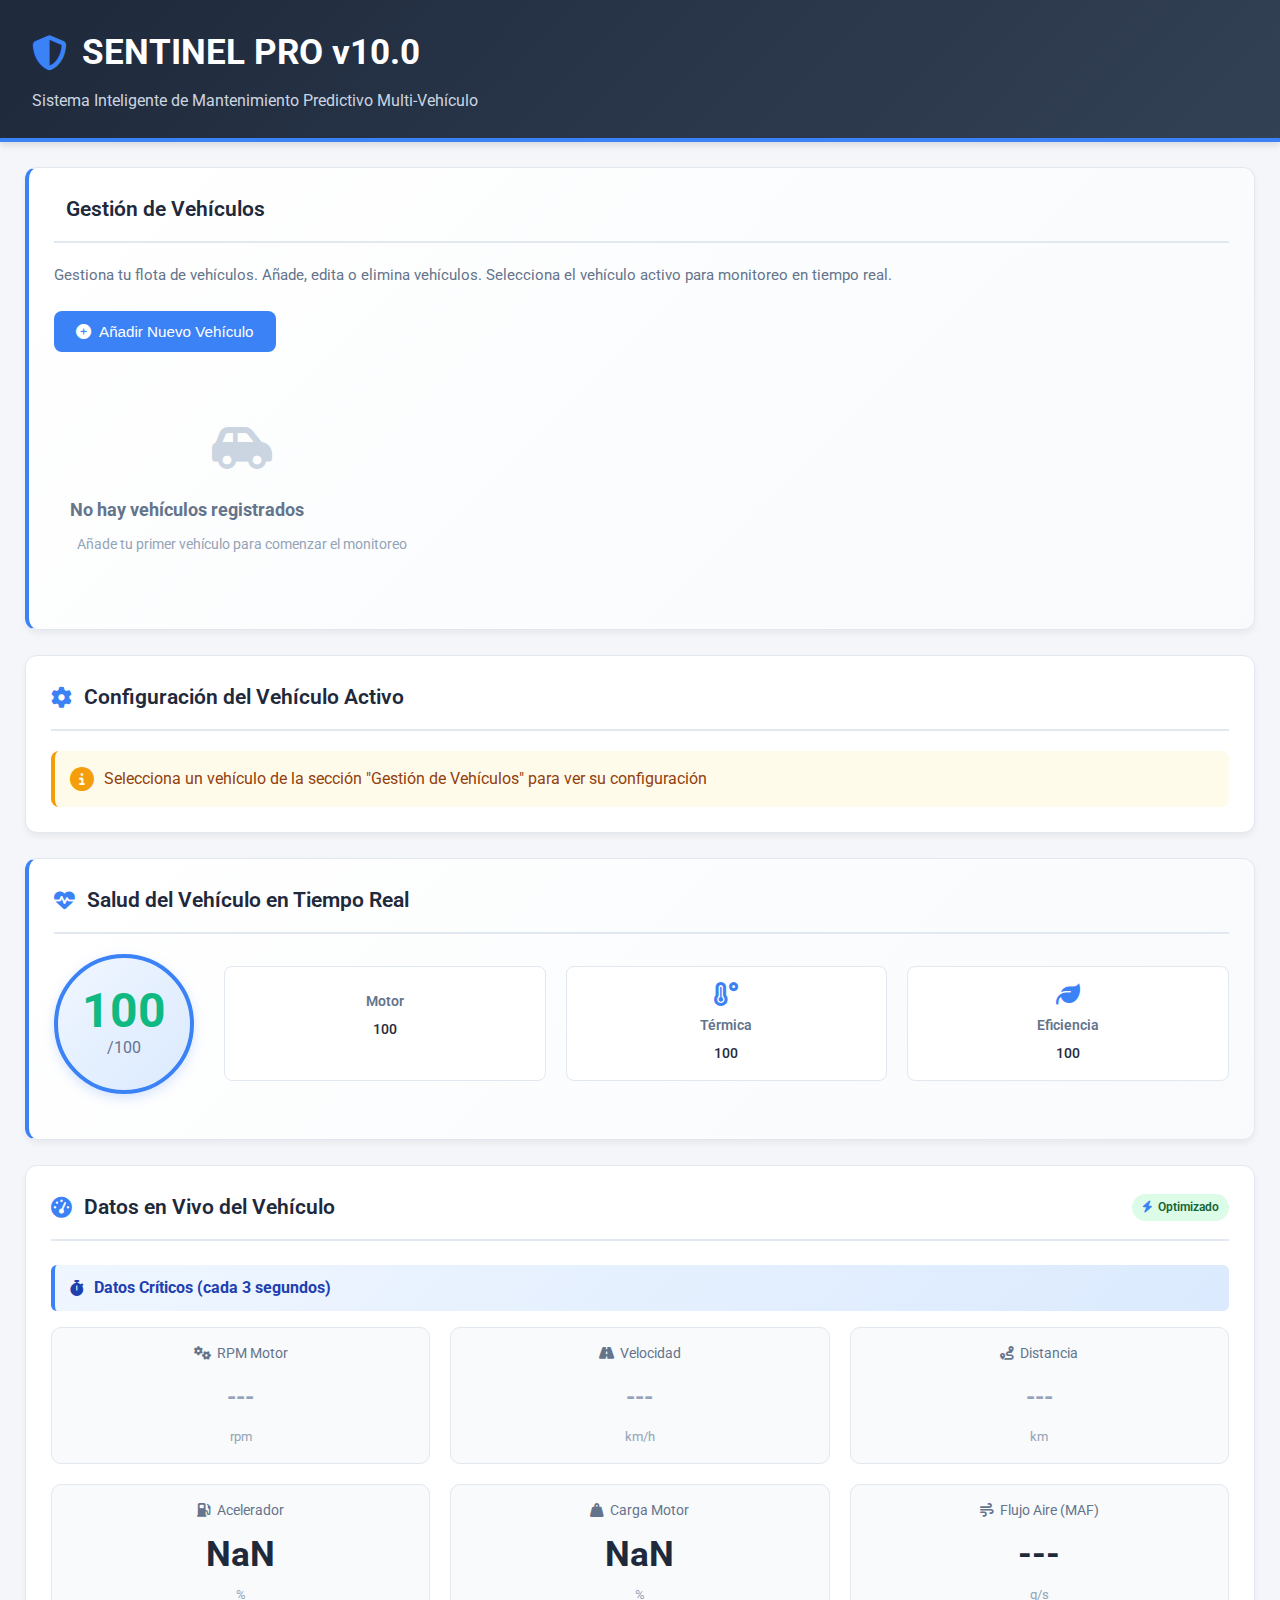
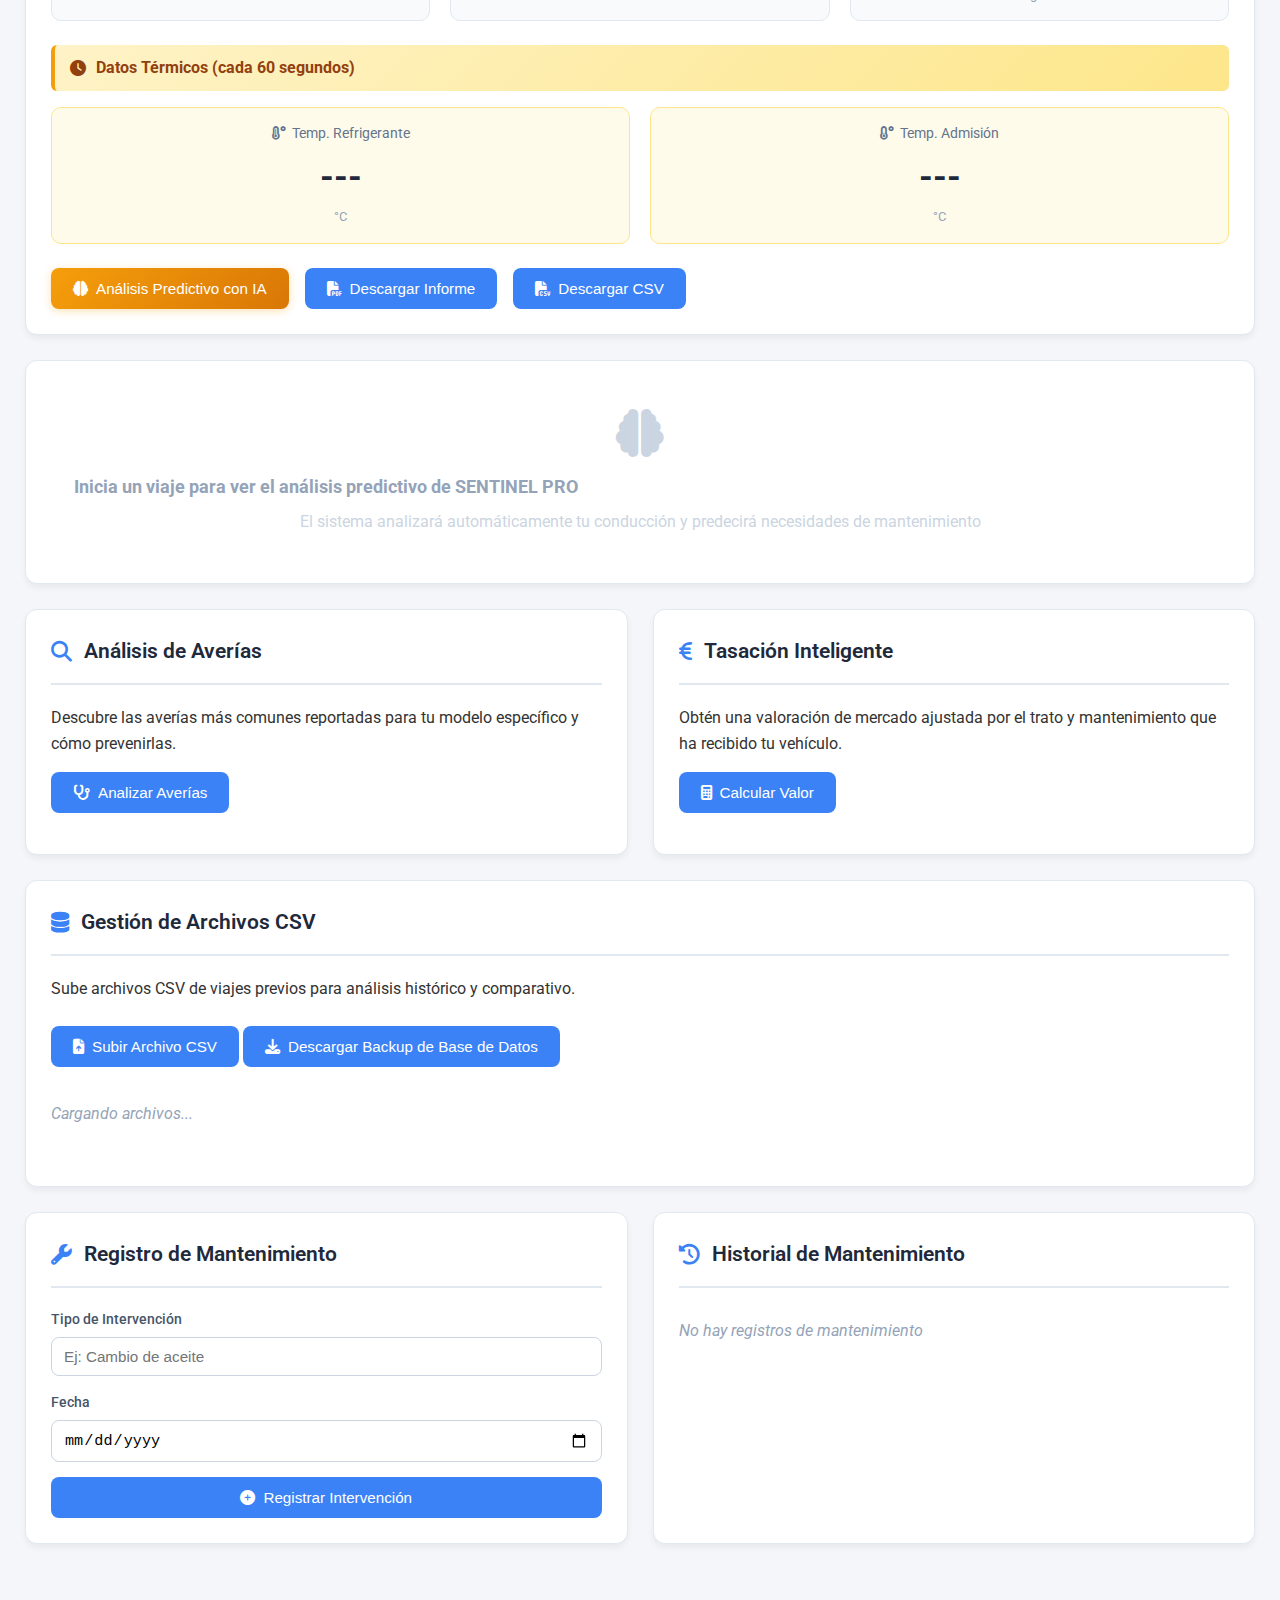
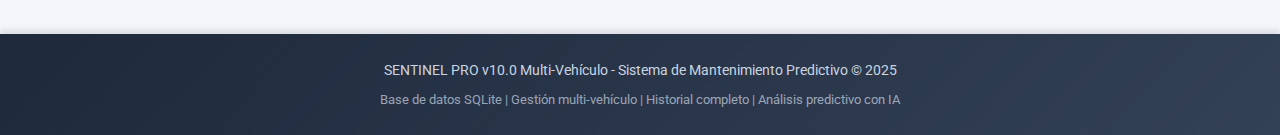
<file: index.html>
<!DOCTYPE html>
<html lang="es">
<head>
    <meta charset="UTF-8">
    <meta name="viewport" content="width=device-width, initial-scale=1.0">
    <title>SENTINEL PRO v10.0 - Sistema Multi-Vehículo</title>
    <link rel="stylesheet" href="https://cdnjs.cloudflare.com/ajax/libs/font-awesome/6.5.2/css/all.min.css">
    <link rel="stylesheet" href="style.css">
</head>
<body>
    <!-- HEADER CON SELECTOR DE VEHÍCULO -->
    <header>
        <div class="header-content">
            <div class="header-title">
                <h1>
                    <i class="fas fa-shield-halved"></i>
                    SENTINEL PRO v10.0
                </h1>
                <p>Sistema Inteligente de Mantenimiento Predictivo Multi-Vehículo</p>
            </div>
            <div class="header-vehicle-selector" id="headerVehicleSelector" style="display: none;">
                <i class="fas fa-car"></i>
                <select id="quickVehicleSelector" class="vehicle-dropdown">
                    <option value="">Sin vehículo seleccionado</option>
                </select>
            </div>
        </div>
    </header>

    <!-- CONTENEDOR PRINCIPAL -->
    <div class="container">

        <!-- SECCIÓN 0: GESTIÓN DE VEHÍCULOS (NUEVA) -->
        <div class="card vehicle-management-card">
            <h2>
                <i class="fas fa-cars"></i>
                Gestión de Vehículos
            </h2>
            <p class="section-description">
                Gestiona tu flota de vehículos. Añade, edita o elimina vehículos. Selecciona el vehículo activo para monitoreo en tiempo real.
            </p>

            <div class="vehicle-management-actions">
                <button id="addVehicleBtn" class="btn btn-primary">
                    <i class="fas fa-plus-circle"></i>
                    Añadir Nuevo Vehículo
                </button>
            </div>

            <!-- LISTA DE VEHÍCULOS -->
            <div id="vehiclesList" class="vehicles-grid">
                <div class="no-vehicles-message">
                    <i class="fas fa-car-side" style="font-size: 3rem; color: #cbd5e1; margin-bottom: 1rem;"></i>
                    <h3>No hay vehículos registrados</h3>
                    <p>Añade tu primer vehículo para comenzar el monitoreo</p>
                </div>
            </div>
        </div>

        <!-- SECCIÓN 1: CONFIGURACIÓN DEL VEHÍCULO (modificada para vehículo seleccionado) -->
        <div class="card" id="vehicleConfigCard">
            <h2>
                <i class="fas fa-cog"></i>
                Configuración del Vehículo Activo
            </h2>
            <div id="noActiveVehicleMessage" class="info-message">
                <i class="fas fa-info-circle"></i>
                Selecciona un vehículo de la sección "Gestión de Vehículos" para ver su configuración
            </div>
            <div id="activeVehicleConfig" style="display: none;">
                <div class="form-grid">
                    <div class="form-group">
                        <label for="vehicleBrand"><i class="fas fa-car"></i> Marca</label>
                        <input type="text" id="vehicleBrand" placeholder="Ej: Seat" readonly>
                    </div>
                    <div class="form-group">
                        <label for="vehicleModel"><i class="fas fa-cogs"></i> Modelo y Motor</label>
                        <input type="text" id="vehicleModel" placeholder="Ej: León 2.0 TDI" readonly>
                    </div>
                    <div class="form-group">
                        <label for="vehicleYear"><i class="fas fa-calendar"></i> Año</label>
                        <input type="number" id="vehicleYear" placeholder="Ej: 2018" min="1996" readonly>
                    </div>
                    <div class="form-group">
                        <label for="vehicleMileage"><i class="fas fa-road"></i> Kilómetros</label>
                        <input type="number" id="vehicleMileage" placeholder="Ej: 95000" readonly>
                    </div>
                    <div class="form-group">
                        <label for="vehicleType"><i class="fas fa-droplet"></i> Combustible</label>
                        <select id="vehicleType" disabled>
                            <option value="gasolina">Gasolina</option>
                            <option value="diesel">Diésel</option>
                            <option value="hibrido">Híbrido</option>
                            <option value="electrico">Eléctrico</option>
                        </select>
                    </div>
                </div>
                <p class="info-note"><i class="fas fa-info-circle"></i> Para editar estos datos, usa el botón "Editar" en la tarjeta del vehículo</p>
            </div>
        </div>

        <!-- SECCIÓN 2: SALUD DEL VEHÍCULO -->
        <div class="card health-card-main">
            <h2>
                <i class="fas fa-heartbeat"></i>
                Salud del Vehículo en Tiempo Real
            </h2>
            <div class="health-score-container">
                <div class="health-score-circle">
                    <span id="health_score" class="health-score-value excellent">100</span>
                    <span class="health-score-label">/100</span>
                </div>
                <div class="health-details-grid">
                    <div class="health-detail-item">
                        <i class="fas fa-engine"></i>
                        <span class="detail-label">Motor</span>
                        <span id="engine_health" class="detail-value">100</span>
                    </div>
                    <div class="health-detail-item">
                        <i class="fas fa-temperature-high"></i>
                        <span class="detail-label">Térmica</span>
                        <span id="thermal_health" class="detail-value">100</span>
                    </div>
                    <div class="health-detail-item">
                        <i class="fas fa-leaf"></i>
                        <span class="detail-label">Eficiencia</span>
                        <span id="efficiency_health" class="detail-value">100</span>
                    </div>
                </div>
            </div>

            <div id="warnings_container" class="warnings-container" style="display: none;"></div>
            <div id="predictions_container" class="predictions-container" style="display: none;"></div>
        </div>

        <!-- SECCIÓN 3: DATOS EN VIVO OPTIMIZADOS -->
        <div class="card">
            <h2>
                <i class="fas fa-tachometer-alt"></i>
                Datos en Vivo del Vehículo
                <span class="optimization-badge"><i class="fas fa-bolt"></i> Optimizado</span>
            </h2>

            <div class="data-section-header">
                <h3><i class="fas fa-stopwatch"></i> Datos Críticos (cada 3 segundos)</h3>
            </div>
            <div class="grid-stats">
                <div class="metric-box">
                    <div class="metric-label">
                        <i class="fas fa-cogs"></i> RPM Motor
                    </div>
                    <span class="metric-value" id="live_rpm">---</span>
                    <span class="metric-unit">rpm</span>
                </div>
                <div class="metric-box">
                    <div class="metric-label">
                        <i class="fas fa-road"></i> Velocidad
                    </div>
                    <span class="metric-value" id="live_speed">---</span>
                    <span class="metric-unit">km/h</span>
                </div>
                <div class="metric-box">
                    <div class="metric-label">
                        <i class="fas fa-route"></i> Distancia
                    </div>
                    <span class="metric-value" id="live_distance">---</span>
                    <span class="metric-unit">km</span>
                </div>
                <div class="metric-box">
                    <div class="metric-label">
                        <i class="fas fa-gas-pump"></i> Acelerador
                    </div>
                    <span class="metric-value" id="live_throttle">---</span>
                    <span class="metric-unit">%</span>
                </div>
                <div class="metric-box">
                    <div class="metric-label">
                        <i class="fas fa-weight-hanging"></i> Carga Motor
                    </div>
                    <span class="metric-value" id="live_load">---</span>
                    <span class="metric-unit">%</span>
                </div>
                <div class="metric-box">
                    <div class="metric-label">
                        <i class="fas fa-wind"></i> Flujo Aire (MAF)
                    </div>
                    <span class="metric-value" id="live_maf">---</span>
                    <span class="metric-unit">g/s</span>
                </div>
            </div>

            <div class="data-section-header thermal-section">
                <h3><i class="fas fa-clock"></i> Datos Térmicos (cada 60 segundos)</h3>
            </div>
            <div class="grid-stats thermal-grid">
                <div class="metric-box thermal">
                    <div class="metric-label">
                        <i class="fas fa-temperature-high"></i> Temp. Refrigerante
                    </div>
                    <span class="metric-value" id="live_coolant_temp">---</span>
                    <span class="metric-unit">°C</span>
                </div>
                <div class="metric-box thermal">
                    <div class="metric-label">
                        <i class="fas fa-temperature-low"></i> Temp. Admisión
                    </div>
                    <span class="metric-value" id="live_intake_temp">---</span>
                    <span class="metric-unit">°C</span>
                </div>
            </div>

            <div style="display: flex; gap: 1rem; margin-top: 1.5rem; flex-wrap: wrap;">
                <button id="analyzeTripBtn" class="btn btn-primary">
                    <i class="fas fa-brain"></i>
                    Análisis Predictivo con IA
                </button>
                <button id="downloadReportBtn" class="btn btn-primary">
                    <i class="fas fa-file-pdf"></i>
                    Descargar Informe
                </button>
                <button id="downloadCSVBtn" class="btn btn-primary">
                    <i class="fas fa-file-csv"></i>
                    Descargar CSV
                </button>
            </div>
        </div>

        <!-- SECCIÓN 4: RESULTADOS DEL ANÁLISIS PREDICTIVO -->
        <div id="ai-placeholder" class="card" style="text-align: center; padding: 3rem;">
            <i class="fas fa-brain" style="font-size: 3rem; color: #cbd5e1; margin-bottom: 1rem; display: block;"></i>
            <h3 style="color: #94a3b8; margin: 0;">Inicia un viaje para ver el análisis predictivo de SENTINEL PRO</h3>
            <p style="color: #cbd5e1; margin-top: 0.5rem;">El sistema analizará automáticamente tu conducción y predecirá necesidades de mantenimiento</p>
        </div>

        <div id="ai-results" style="display: none;"></div>

        <!-- SECCIÓN 5: MÓDULOS DE INTELIGENCIA -->
        <div class="grid-2">
            <div class="card">
                <h2>
                    <i class="fas fa-search"></i>
                    Análisis de Averías
                </h2>
                <p>Descubre las averías más comunes reportadas para tu modelo específico y cómo prevenirlas.</p>
                <button id="commonFailuresBtn" class="btn btn-primary" style="margin-top: 1rem;">
                    <i class="fas fa-stethoscope"></i>
                    Analizar Averías
                </button>
                <div id="common-failures-result" style="margin-top: 1rem;"></div>
            </div>

            <div class="card">
                <h2>
                    <i class="fas fa-euro-sign"></i>
                    Tasación Inteligente
                </h2>
                <p>Obtén una valoración de mercado ajustada por el trato y mantenimiento que ha recibido tu vehículo.</p>
                <button id="valuationBtn" class="btn btn-primary" style="margin-top: 1rem;">
                    <i class="fas fa-calculator"></i>
                    Calcular Valor
                </button>
                <div id="valuation-result" style="margin-top: 1rem;"></div>
            </div>
        </div>

        <!-- SECCIÓN 6: GESTIÓN DE ARCHIVOS CSV -->
        <div class="card">
            <h2>
                <i class="fas fa-database"></i>
                Gestión de Archivos CSV
            </h2>
            <p>Sube archivos CSV de viajes previos para análisis histórico y comparativo.</p>

            <div style="margin: 1.5rem 0;">
                <input type="file" id="uploadCSVInput" accept=".csv" style="display: none;">
                <button id="uploadCSVBtn" class="btn btn-primary">
                    <i class="fas fa-file-upload"></i>
                    Subir Archivo CSV
                </button>
                <button id="backupDatabaseBtn" class="btn btn-primary">
                    <i class="fas fa-download"></i>
                    Descargar Backup de Base de Datos
                </button>
            </div>

            <div id="csvFilesList" style="margin: 1.5rem 0;">
                <p class="no-data">Cargando archivos...</p>
            </div>
        </div>

        <!-- SECCIÓN 7: MANTENIMIENTO -->
        <div class="grid-2">
            <div class="card">
                <h2>
                    <i class="fas fa-wrench"></i>
                    Registro de Mantenimiento
                </h2>
                <form id="maintenanceForm">
                    <div class="form-group">
                        <label for="maintenanceType">Tipo de Intervención</label>
                        <input type="text" id="maintenanceType" placeholder="Ej: Cambio de aceite" required>
                    </div>
                    <div class="form-group">
                        <label for="maintenanceDate">Fecha</label>
                        <input type="date" id="maintenanceDate" required>
                    </div>
                    <button type="submit" class="btn btn-primary" style="width: 100%;">
                        <i class="fas fa-plus-circle"></i>
                        Registrar Intervención
                    </button>
                </form>
            </div>

            <div class="card">
                <h2>
                    <i class="fas fa-history"></i>
                    Historial de Mantenimiento
                </h2>
                <ul id="maintenanceLog" style="list-style: none; margin: 0; padding: 0;">
                    <li class="no-data">No hay registros de mantenimiento</li>
                </ul>
            </div>
        </div>

    </div>

    <!-- MODAL PARA AÑADIR/EDITAR VEHÍCULO -->
    <div id="vehicleModal" class="modal">
        <div class="modal-content">
            <div class="modal-header">
                <h2 id="modalTitle">
                    <i class="fas fa-car"></i>
                    Añadir Nuevo Vehículo
                </h2>
                <span class="modal-close">&times;</span>
            </div>
            <form id="vehicleForm">
                <div class="form-grid">
                    <div class="form-group">
                        <label for="modalVehicleBrand"><i class="fas fa-car"></i> Marca *</label>
                        <input type="text" id="modalVehicleBrand" placeholder="Ej: Seat" required>
                    </div>
                    <div class="form-group">
                        <label for="modalVehicleModel"><i class="fas fa-cogs"></i> Modelo y Motor *</label>
                        <input type="text" id="modalVehicleModel" placeholder="Ej: León 2.0 TDI" required>
                    </div>
                    <div class="form-group">
                        <label for="modalVehicleYear"><i class="fas fa-calendar"></i> Año *</label>
                        <input type="number" id="modalVehicleYear" placeholder="Ej: 2018" min="1996" max="2030" required>
                    </div>
                    <div class="form-group">
                        <label for="modalVehicleMileage"><i class="fas fa-road"></i> Kilómetros *</label>
                        <input type="number" id="modalVehicleMileage" placeholder="Ej: 95000" min="0" required>
                    </div>
                    <div class="form-group">
                        <label for="modalVehicleType"><i class="fas fa-droplet"></i> Tipo de Combustible *</label>
                        <select id="modalVehicleType" required>
                            <option value="gasolina">Gasolina</option>
                            <option value="diesel">Diésel</option>
                            <option value="hibrido">Híbrido</option>
                            <option value="electrico">Eléctrico</option>
                        </select>
                    </div>
                    <div class="form-group">
                        <label for="modalVehicleVIN"><i class="fas fa-barcode"></i> Número de Bastidor (VIN)</label>
                        <input type="text" id="modalVehicleVIN" placeholder="Opcional" maxlength="17">
                    </div>
                    <div class="form-group">
                        <label for="modalVehiclePlate"><i class="fas fa-id-card"></i> Matrícula</label>
                        <input type="text" id="modalVehiclePlate" placeholder="Opcional" maxlength="10">
                    </div>
                </div>
                <div class="modal-actions">
                    <button type="button" class="btn btn-secondary modal-cancel">Cancelar</button>
                    <button type="submit" class="btn btn-primary">
                        <i class="fas fa-save"></i>
                        Guardar Vehículo
                    </button>
                </div>
            </form>
        </div>
    </div>

    <!-- FOOTER -->
    <footer>
        <p>SENTINEL PRO v10.0 Multi-Vehículo - Sistema de Mantenimiento Predictivo © 2025</p>
        <p style="font-size: 0.8rem; margin-top: 0.5rem; opacity: 0.7;">
            Base de datos SQLite | Gestión multi-vehículo | Historial completo | Análisis predictivo con IA
        </p>
    </footer>

    <script src="script.js"></script>
</body>
</html>
</file>
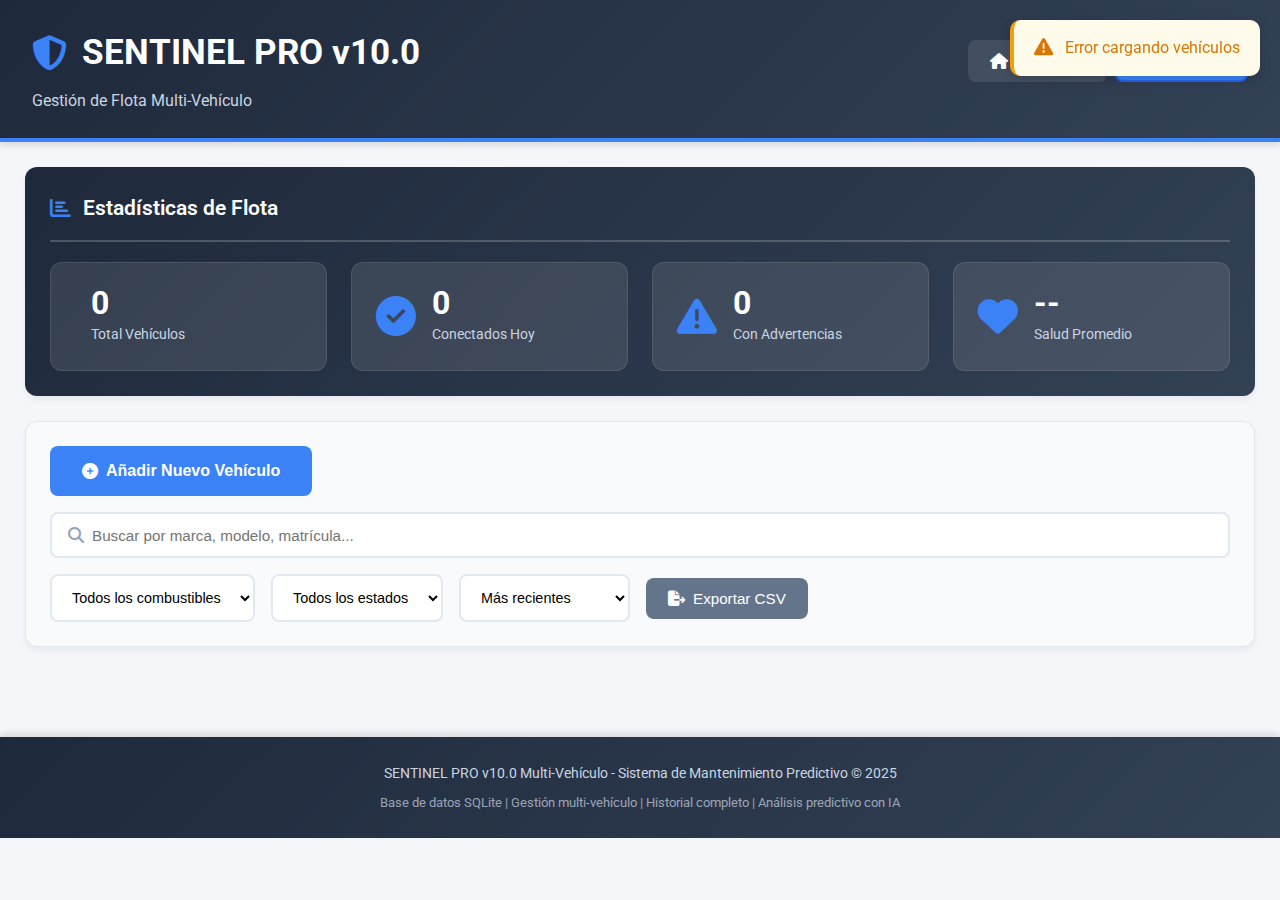
<file: vehiculos.html>
<!DOCTYPE html>
<html lang="es">
<head>
    <meta charset="UTF-8">
    <meta name="viewport" content="width=device-width, initial-scale=1.0">
    <title>Gestión de Vehículos - SENTINEL PRO v10.0</title>
    <link rel="stylesheet" href="https://cdnjs.cloudflare.com/ajax/libs/font-awesome/6.5.2/css/all.min.css">
    <link rel="stylesheet" href="style.css">
</head>
<body>
    <!-- HEADER CON NAVEGACIÓN -->
    <header>
        <div class="header-content">
            <div class="header-title">
                <h1>
                    <i class="fas fa-shield-halved"></i>
                    SENTINEL PRO v10.0
                </h1>
                <p>Gestión de Flota Multi-Vehículo</p>
            </div>
            <div class="header-nav">
                <button onclick="window.location.href='index.html'" class="btn-nav">
                    <i class="fas fa-home"></i>
                    Dashboard
                </button>
                <button class="btn-nav active">
                    <i class="fas fa-warehouse"></i>
                    Vehículos
                </button>
            </div>
        </div>
    </header>

    <!-- CONTENEDOR PRINCIPAL -->
    <div class="container">

        <!-- ESTADÍSTICAS DE FLOTA -->
        <div class="card fleet-stats-card">
            <h2>
                <i class="fas fa-chart-bar"></i>
                Estadísticas de Flota
            </h2>
            <div class="fleet-stats-grid">
                <div class="fleet-stat-box">
                    <i class="fas fa-cars"></i>
                    <div class="stat-content">
                        <span class="stat-number" id="totalVehicles">0</span>
                        <span class="stat-label">Total Vehículos</span>
                    </div>
                </div>
                <div class="fleet-stat-box">
                    <i class="fas fa-check-circle"></i>
                    <div class="stat-content">
                        <span class="stat-number" id="connectedToday">0</span>
                        <span class="stat-label">Conectados Hoy</span>
                    </div>
                </div>
                <div class="fleet-stat-box">
                    <i class="fas fa-exclamation-triangle"></i>
                    <div class="stat-content">
                        <span class="stat-number" id="withWarnings">0</span>
                        <span class="stat-label">Con Advertencias</span>
                    </div>
                </div>
                <div class="fleet-stat-box">
                    <i class="fas fa-heart"></i>
                    <div class="stat-content">
                        <span class="stat-number" id="avgHealth">--</span>
                        <span class="stat-label">Salud Promedio</span>
                    </div>
                </div>
            </div>
        </div>

        <!-- BARRA DE HERRAMIENTAS -->
        <div class="card toolbar-card">
            <div class="toolbar-section">
                <button id="addVehicleToolbarBtn" class="btn btn-primary btn-large">
                    <i class="fas fa-plus-circle"></i>
                    Añadir Nuevo Vehículo
                </button>
            </div>
            <div class="toolbar-section">
                <div class="search-box">
                    <i class="fas fa-search"></i>
                    <input type="text" id="searchInput" placeholder="Buscar por marca, modelo, matrícula...">
                </div>
            </div>
            <div class="toolbar-section">
                <select id="fuelTypeFilter" class="toolbar-select">
                    <option value="all">Todos los combustibles</option>
                    <option value="gasolina">Gasolina</option>
                    <option value="diesel">Diésel</option>
                    <option value="hibrido">Híbrido</option>
                    <option value="electrico">Eléctrico</option>
                </select>
                <select id="statusFilter" class="toolbar-select">
                    <option value="all">Todos los estados</option>
                    <option value="active">Activos</option>
                    <option value="inactive">Inactivos</option>
                </select>
                <select id="sortBy" class="toolbar-select">
                    <option value="date_desc">Más recientes</option>
                    <option value="date_asc">Más antiguos</option>
                    <option value="mileage_asc">Menor kilometraje</option>
                    <option value="mileage_desc">Mayor kilometraje</option>
                    <option value="brand">Por marca (A-Z)</option>
                </select>
                <button id="exportVehiclesBtn" class="btn btn-secondary">
                    <i class="fas fa-file-export"></i>
                    Exportar CSV
                </button>
            </div>
        </div>

        <!-- GRID DE VEHÍCULOS -->
        <div id="vehiclesGridContainer">
            <div id="vehiclesGrid" class="vehicles-grid-page">
                <!-- Las tarjetas se cargan dinámicamente -->
            </div>
            <div id="noVehiclesFound" class="no-vehicles-message" style="display: none;">
                <i class="fas fa-search" style="font-size: 3rem; color: #cbd5e1; margin-bottom: 1rem;"></i>
                <h3>No se encontraron vehículos</h3>
                <p>Intenta con otros filtros o añade un nuevo vehículo</p>
            </div>
        </div>

    </div>

    <!-- MODAL PARA AÑADIR/EDITAR VEHÍCULO -->
    <div id="vehicleModal" class="modal">
        <div class="modal-content">
            <div class="modal-header">
                <h2 id="modalTitle">
                    <i class="fas fa-car"></i>
                    <span id="modalTitleText">Añadir Nuevo Vehículo</span>
                </h2>
                <span class="modal-close">&times;</span>
            </div>
            <form id="vehicleForm">
                <input type="hidden" id="vehicleId" value="">
                <div class="form-grid">
                    <div class="form-group">
                        <label for="modalVehicleBrand"><i class="fas fa-car"></i> Marca *</label>
                        <input type="text" id="modalVehicleBrand" placeholder="Ej: Seat" required>
                    </div>
                    <div class="form-group">
                        <label for="modalVehicleModel"><i class="fas fa-cogs"></i> Modelo y Motor *</label>
                        <input type="text" id="modalVehicleModel" placeholder="Ej: León 2.0 TDI" required>
                    </div>
                    <div class="form-group">
                        <label for="modalVehicleYear"><i class="fas fa-calendar"></i> Año *</label>
                        <input type="number" id="modalVehicleYear" placeholder="Ej: 2018" min="1996" max="2030" required>
                    </div>
                    <div class="form-group">
                        <label for="modalVehicleMileage"><i class="fas fa-road"></i> Kilómetros *</label>
                        <input type="number" id="modalVehicleMileage" placeholder="Ej: 95000" min="0" required>
                    </div>
                    <div class="form-group">
                        <label for="modalVehicleType"><i class="fas fa-gas-pump"></i> Tipo de Combustible *</label>
                        <select id="modalVehicleType" required>
                            <option value="gasolina">Gasolina</option>
                            <option value="diesel">Diésel</option>
                            <option value="hibrido">Híbrido</option>
                            <option value="electrico">Eléctrico</option>
                        </select>
                    </div>
                    <div class="form-group">
                        <label for="modalVehicleVIN"><i class="fas fa-barcode"></i> Número de Bastidor (VIN)</label>
                        <input type="text" id="modalVehicleVIN" placeholder="Opcional" maxlength="17">
                    </div>
                    <div class="form-group">
                        <label for="modalVehiclePlate"><i class="fas fa-id-card"></i> Matrícula</label>
                        <input type="text" id="modalVehiclePlate" placeholder="Opcional" maxlength="10" style="text-transform: uppercase;">
                    </div>
                </div>
                <div class="modal-actions">
                    <button type="button" class="btn btn-secondary modal-cancel">
                        <i class="fas fa-times"></i>
                        Cancelar
                    </button>
                    <button type="submit" class="btn btn-primary">
                        <i class="fas fa-save"></i>
                        Guardar Vehículo
                    </button>
                </div>
            </form>
        </div>
    </div>

    <!-- MODAL DE CONFIRMACIÓN PARA ELIMINAR -->
    <div id="deleteModal" class="modal">
        <div class="modal-content modal-delete">
            <div class="modal-header">
                <h2>
                    <i class="fas fa-exclamation-triangle" style="color: #ef4444;"></i>
                    <span>Confirmar Eliminación</span>
                </h2>
                <span class="modal-close-delete">&times;</span>
            </div>
            <div class="delete-modal-body">
                <p class="delete-warning">
                    Vas a eliminar el vehículo: <strong id="vehicleToDeleteName"></strong>
                </p>
                <div class="delete-info-box">
                    <h4><i class="fas fa-info-circle"></i> Advertencia:</h4>
                    <p>Esta acción eliminará permanentemente:</p>
                    <ul>
                        <li><i class="fas fa-database"></i> Todos los registros de telemetría</li>
                        <li><i class="fas fa-heart-pulse"></i> Historial de salud del vehículo</li>
                        <li><i class="fas fa-route"></i> Registro de viajes</li>
                        <li><i class="fas fa-wrench"></i> Historial de mantenimiento</li>
                    </ul>
                </div>
                <p class="delete-confirm-text">
                    Para confirmar, escribe el nombre del vehículo:
                </p>
                <input type="text" id="deleteConfirmInput" class="delete-confirm-input" placeholder="Nombre del vehículo">
                <p class="delete-hint" id="deleteHint"></p>
            </div>
            <div class="modal-actions">
                <button type="button" class="btn btn-secondary modal-cancel-delete">
                    <i class="fas fa-times"></i>
                    Cancelar
                </button>
                <button type="button" id="confirmDeleteBtn" class="btn btn-danger" disabled>
                    <i class="fas fa-trash-alt"></i>
                    Eliminar Definitivamente
                </button>
            </div>
        </div>
    </div>

    <!-- MODAL DE DETALLES EXPANDIDOS -->
    <div id="detailsModal" class="modal">
        <div class="modal-content modal-large">
            <div class="modal-header">
                <h2>
                    <i class="fas fa-info-circle"></i>
                    <span id="detailsModalTitle">Detalles del Vehículo</span>
                </h2>
                <span class="modal-close-details">&times;</span>
            </div>
            <div id="detailsModalBody" class="details-modal-body">
                <!-- Se carga dinámicamente -->
            </div>
        </div>
    </div>

    <!-- FOOTER -->
    <footer>
        <p>SENTINEL PRO v10.0 Multi-Vehículo - Sistema de Mantenimiento Predictivo © 2025</p>
        <p style="font-size: 0.8rem; margin-top: 0.5rem; opacity: 0.7;">
            Base de datos SQLite | Gestión multi-vehículo | Historial completo | Análisis predictivo con IA
        </p>
    </footer>

    <script src="vehiculos.js"></script>
</body>
</html>
</file>
<file: style.css>
/* =============================================================================
   SENTINEL PRO v9.0 - HOJA DE ESTILOS COMPLETA
   Copia y pega TODO este archivo como style.css
   ============================================================================= */

@import url('https://fonts.googleapis.com/css2?family=Roboto:wght@400;500;700&display=swap');

/* === RESET Y BASE === */
* {
    margin: 0;
    padding: 0;
    box-sizing: border-box;
}

body {
    font-family: 'Roboto', sans-serif;
    background-color: #f4f6f9;
    color: #333;
    line-height: 1.6;
}

.container {
    padding: 25px;
    max-width: 1500px;
    margin: 0 auto;
}

/* === HEADER === */
header {
    background: linear-gradient(135deg, #1e293b 0%, #334155 100%);
    color: white;
    padding: 1.5rem 2rem;
    border-bottom: 4px solid #3b82f6;
    box-shadow: 0 4px 6px rgba(0,0,0,0.1);
}

.header-content {
    display: flex;
    justify-content: space-between;
    align-items: center;
    max-width: 1500px;
    margin: 0 auto;
    gap: 2rem;
}

.header-title h1 {
    margin: 0;
    font-size: 2.2rem;
    font-weight: 700;
    color: #fff;
    display: flex;
    align-items: center;
    gap: 15px;
}

.header-title h1 .fas {
    color: #3b82f6;
}

.header-title p {
    margin: 0.5rem 0 0;
    font-size: 1rem;
    color: #cbd5e1;
}

.header-vehicle-selector {
    display: flex;
    align-items: center;
    gap: 10px;
    background: rgba(255, 255, 255, 0.1);
    padding: 10px 15px;
    border-radius: 8px;
}

.header-vehicle-selector i {
    color: #3b82f6;
    font-size: 1.2rem;
}

.vehicle-dropdown {
    background: #334155;
    color: white;
    border: 1px solid #475569;
    padding: 8px 12px;
    border-radius: 6px;
    font-size: 0.9rem;
    min-width: 200px;
    cursor: pointer;
}

.vehicle-dropdown:focus {
    outline: none;
    border-color: #3b82f6;
}

/* === CARDS === */
.card {
    background-color: #ffffff;
    border-radius: 12px;
    padding: 25px;
    box-shadow: 0 4px 6px rgba(0,0,0,0.05);
    margin-bottom: 25px;
    border: 1px solid #e2e8f0;
    transition: box-shadow 0.3s ease;
}

.card:hover {
    box-shadow: 0 6px 12px rgba(0,0,0,0.08);
}

h2 {
    margin-top: 0;
    margin-bottom: 20px;
    color: #1e293b;
    border-bottom: 2px solid #e2e8f0;
    padding-bottom: 15px;
    font-size: 1.3rem;
    font-weight: 600;
    display: flex;
    align-items: center;
    gap: 12px;
}

h2 .fas {
    color: #3b82f6;
}

h3 {
    color: #1e293b;
    font-size: 1.1rem;
    margin-bottom: 1rem;
    display: flex;
    align-items: center;
    gap: 10px;
}

/* === BOTONES === */
.btn {
    background-color: #3b82f6;
    color: white;
    border: none;
    padding: 12px 22px;
    border-radius: 8px;
    cursor: pointer;
    font-size: 0.95rem;
    font-weight: 500;
    transition: all 0.2s ease-in-out;
    display: inline-flex;
    align-items: center;
    justify-content: center;
    gap: 8px;
}

.btn:hover {
    background-color: #2563eb;
    box-shadow: 0 4px 12px rgba(59, 130, 246, 0.4);
    transform: translateY(-1px);
}

.btn:active {
    transform: translateY(0);
}

.btn:disabled {
    opacity: 0.6;
    cursor: not-allowed;
}

.btn-primary {
    background-color: #3b82f6;
}

.btn.mode-obd {
    background: linear-gradient(135deg, #10b981 0%, #059669 100%);
    box-shadow: 0 2px 8px rgba(16, 185, 129, 0.3);
}

.btn.mode-obd:hover {
    background: linear-gradient(135deg, #059669 0%, #047857 100%);
    box-shadow: 0 4px 12px rgba(16, 185, 129, 0.5);
}

.btn.mode-fallback {
    background: linear-gradient(135deg, #f59e0b 0%, #d97706 100%);
    box-shadow: 0 2px 8px rgba(245, 158, 11, 0.3);
}

.btn.mode-fallback:hover {
    background: linear-gradient(135deg, #d97706 0%, #b45309 100%);
    box-shadow: 0 4px 12px rgba(245, 158, 11, 0.5);
}

/* === GRID LAYOUTS === */
.grid-2 {
    display: grid;
    grid-template-columns: 1fr 1fr;
    gap: 25px;
}

.grid-stats {
    display: grid;
    grid-template-columns: repeat(3, 1fr);
    gap: 20px;
    margin-bottom: 20px;
}

.thermal-grid {
    grid-template-columns: repeat(2, 1fr);
}

/* === FORMULARIOS === */
.form-grid {
    display: grid;
    grid-template-columns: repeat(2, 1fr);
    gap: 18px;
}

.form-group {
    margin-bottom: 15px;
}

.form-group label {
    display: block;
    margin-bottom: 6px;
    font-weight: 500;
    font-size: 0.9em;
    color: #475569;
}

.form-group input,
.form-group select {
    width: 100%;
    padding: 10px 12px;
    border: 1px solid #cbd5e1;
    border-radius: 8px;
    font-size: 0.95rem;
    transition: all 0.2s;
}

.form-group input:focus,
.form-group select:focus {
    border-color: #3b82f6;
    box-shadow: 0 0 0 3px rgba(59, 130, 246, 0.1);
    outline: none;
}

/* === MÉTRICAS EN VIVO === */
.data-section-header {
    margin: 1.5rem 0 1rem;
    padding: 10px 15px;
    background: linear-gradient(135deg, #eff6ff 0%, #dbeafe 100%);
    border-left: 4px solid #3b82f6;
    border-radius: 6px;
}

.data-section-header.thermal-section {
    background: linear-gradient(135deg, #fef3c7 0%, #fde68a 100%);
    border-left-color: #f59e0b;
}

.data-section-header h3 {
    margin: 0;
    font-size: 1rem;
    color: #1e40af;
}

.thermal-section h3 {
    color: #92400e;
}

.optimization-badge {
    display: inline-flex;
    align-items: center;
    gap: 5px;
    padding: 4px 10px;
    background: #dcfce7;
    color: #166534;
    border-radius: 20px;
    font-size: 0.75rem;
    font-weight: 600;
    margin-left: auto;
}

.metric-box {
    background-color: #f8fafc;
    border-radius: 10px;
    padding: 15px;
    border: 1px solid #e2e8f0;
    transition: all 0.3s ease;
    text-align: center;
}

.metric-box:hover {
    border-color: #3b82f6;
    box-shadow: 0 4px 12px rgba(59, 130, 246, 0.15);
    transform: translateY(-2px);
}

.metric-box.thermal {
    background-color: #fffbeb;
    border-color: #fde68a;
}

.metric-box.thermal:hover {
    border-color: #f59e0b;
    box-shadow: 0 4px 12px rgba(245, 158, 11, 0.15);
}

.metric-label {
    display: flex;
    align-items: center;
    justify-content: center;
    font-size: 0.85rem;
    color: #64748b;
    margin-bottom: 8px;
    gap: 6px;
}

.metric-value {
    font-size: 2.2rem;
    font-weight: 700;
    color: #1e293b;
    line-height: 1;
    min-height: 50px;
    display: flex;
    align-items: center;
    justify-content: center;
}

.metric-value.offline {
    color: #94a3b8;
    font-size: 1.5rem;
}

.metric-unit {
    font-size: 0.8rem;
    color: #94a3b8;
    margin-top: 5px;
    display: block;
}

/* === SALUD DEL VEHÍCULO === */
.health-card-main {
    background: linear-gradient(135deg, #ffffff 0%, #f8fafc 100%);
    border-left: 4px solid #3b82f6;
}

.health-score-container {
    display: flex;
    align-items: center;
    gap: 30px;
    margin-bottom: 20px;
}

.health-score-circle {
    width: 140px;
    height: 140px;
    border-radius: 50%;
    background: linear-gradient(135deg, #eff6ff 0%, #dbeafe 100%);
    display: flex;
    flex-direction: column;
    align-items: center;
    justify-content: center;
    box-shadow: 0 4px 12px rgba(59, 130, 246, 0.2);
    border: 4px solid #3b82f6;
}

.health-score-value {
    font-size: 3rem;
    font-weight: 700;
    line-height: 1;
}

.health-score-value.excellent {
    color: #10b981;
}

.health-score-value.good {
    color: #3b82f6;
}

.health-score-value.warning {
    color: #f59e0b;
}

.health-score-value.critical {
    color: #ef4444;
}

.health-score-label {
    font-size: 1rem;
    color: #64748b;
}

.health-details-grid {
    flex: 1;
    display: grid;
    grid-template-columns: repeat(3, 1fr);
    gap: 20px;
}

.health-detail-item {
    background: #ffffff;
    padding: 15px;
    border-radius: 8px;
    border: 1px solid #e2e8f0;
    text-align: center;
}

.health-detail-item i {
    font-size: 1.5rem;
    color: #3b82f6;
    margin-bottom: 8px;
    display: block;
}

.detail-label {
    display: block;
    font-size: 0.85rem;
    color: #64748b;
    margin-bottom: 5px;
}

.detail-value {
    font-size: 1.8rem;
    font-weight: 700;
    color: #1e293b;
    display: block;
}

/* === ADVERTENCIAS Y PREDICCIONES === */
.warnings-container,
.predictions-container {
    background: #fef2f2;
    border-left: 4px solid #ef4444;
    padding: 15px;
    border-radius: 8px;
    margin-top: 15px;
}

.predictions-container {
    background: #eff6ff;
    border-left-color: #3b82f6;
}

.warnings-container h4,
.predictions-container h4 {
    margin: 0 0 10px;
    color: #991b1b;
    display: flex;
    align-items: center;
    gap: 8px;
    font-size: 1rem;
}

.predictions-container h4 {
    color: #1e40af;
}

.warnings-list,
.predictions-list {
    list-style: none;
    padding: 0;
    margin: 0;
}

.warnings-list li,
.predictions-list li {
    padding: 8px 0;
    padding-left: 25px;
    position: relative;
    color: #7f1d1d;
    border-bottom: 1px solid #fecaca;
}

.predictions-list li {
    color: #1e40af;
    border-bottom-color: #bfdbfe;
}

.warnings-list li:last-child,
.predictions-list li:last-child {
    border-bottom: none;
}

.warnings-list li::before {
    content: '\f071';
    font-family: "Font Awesome 6 Free";
    font-weight: 900;
    position: absolute;
    left: 0;
    color: #ef4444;
}

.predictions-list li::before {
    content: '\f200';
    font-family: "Font Awesome 6 Free";
    font-weight: 900;
    position: absolute;
    left: 0;
    color: #3b82f6;
}

/* === ANÁLISIS PREDICTIVO === */
.predictive-analysis {
    background: linear-gradient(135deg, #ffffff 0%, #f8fafc 100%);
}

.predictive-score-section {
    display: flex;
    align-items: center;
    gap: 30px;
    margin-bottom: 30px;
    padding: 20px;
    background: #eff6ff;
    border-radius: 10px;
}

.score-circle {
    width: 120px;
    height: 120px;
    border-radius: 50%;
    display: flex;
    flex-direction: column;
    align-items: center;
    justify-content: center;
    box-shadow: 0 4px 12px rgba(0,0,0,0.1);
    border: 4px solid;
}

.score-circle.excellent {
    background: linear-gradient(135deg, #d1fae5 0%, #a7f3d0 100%);
    border-color: #10b981;
}

.score-circle.good {
    background: linear-gradient(135deg, #dbeafe 0%, #bfdbfe 100%);
    border-color: #3b82f6;
}

.score-circle.warning {
    background: linear-gradient(135deg, #fed7aa 0%, #fdba74 100%);
    border-color: #f59e0b;
}

.score-circle.critical {
    background: linear-gradient(135deg, #fecaca 0%, #fca5a5 100%);
    border-color: #ef4444;
}

.score-number {
    font-size: 2.5rem;
    font-weight: 700;
    line-height: 1;
}

.score-label {
    font-size: 0.9rem;
    color: #64748b;
}

.score-info {
    flex: 1;
}

.score-info h3 {
    margin-bottom: 10px;
}

.risk-badge {
    display: inline-block;
    padding: 4px 12px;
    border-radius: 20px;
    font-size: 0.85rem;
    font-weight: 600;
}

.risk-badge.risk-bajo {
    background: #d1fae5;
    color: #065f46;
}

.risk-badge.risk-medio {
    background: #fed7aa;
    color: #92400e;
}

.risk-badge.risk-alto {
    background: #fecaca;
    color: #991b1b;
}

/* === ESTADÍSTICAS DEL VIAJE === */
.trip-stats-grid {
    display: grid;
    grid-template-columns: repeat(4, 1fr);
    gap: 15px;
    margin: 20px 0;
}

.stat-card {
    background: #f8fafc;
    padding: 15px;
    border-radius: 8px;
    text-align: center;
    border: 1px solid #e2e8f0;
}

.stat-card i {
    font-size: 1.5rem;
    color: #3b82f6;
    display: block;
    margin-bottom: 8px;
}

.stat-value {
    font-size: 1.8rem;
    font-weight: 700;
    color: #1e293b;
    display: block;
}

.stat-label {
    font-size: 0.85rem;
    color: #64748b;
    display: block;
    margin-top: 5px;
}

/* === PREDICCIONES Y MANTENIMIENTO === */
.predictions-section,
.maintenance-section {
    margin: 25px 0;
}

.predictions-grid {
    display: grid;
    grid-template-columns: repeat(auto-fit, minmax(280px, 1fr));
    gap: 15px;
}

.prediction-card {
    background: #fef2f2;
    border: 1px solid #fecaca;
    border-left: 4px solid #ef4444;
    border-radius: 8px;
    padding: 15px;
}

.prediction-card h4 {
    color: #991b1b;
    margin: 0 0 12px;
    font-size: 1rem;
}

.prediction-details p {
    margin: 8px 0;
    font-size: 0.9rem;
    color: #7f1d1d;
}

.prediction-action {
    background: #fff;
    padding: 10px;
    border-radius: 6px;
    margin-top: 10px;
    border-left: 3px solid #10b981;
    color: #065f46 !important;
}

.maintenance-list {
    display: flex;
    flex-direction: column;
    gap: 15px;
}

.maintenance-item {
    background: #f8fafc;
    border: 1px solid #e2e8f0;
    border-left: 4px solid #3b82f6;
    border-radius: 8px;
    padding: 15px;
}

.maintenance-item.urgent {
    background: #fef2f2;
    border-left-color: #ef4444;
}

.maint-header {
    display: flex;
    justify-content: space-between;
    align-items: center;
    margin-bottom: 10px;
}

.maint-header h4 {
    margin: 0;
    color: #1e293b;
    font-size: 1rem;
}

.urgency-badge {
    padding: 4px 10px;
    border-radius: 20px;
    font-size: 0.75rem;
    font-weight: 600;
}

.urgency-badge.urgency-urgent {
    background: #fee2e2;
    color: #991b1b;
}

.urgency-badge.urgency-normal {
    background: #dbeafe;
    color: #1e40af;
}

.maintenance-item p {
    margin: 5px 0;
    font-size: 0.9rem;
    color: #475569;
}

/* === SALUD DE COMPONENTES === */
.component-health-section {
    margin: 25px 0;
}

.components-grid {
    display: flex;
    flex-direction: column;
    gap: 12px;
}

.component-item {
    display: flex;
    align-items: center;
    gap: 15px;
}

.component-name {
    min-width: 150px;
    font-weight: 500;
    color: #1e293b;
    text-transform: capitalize;
}

.health-bar {
    flex: 1;
    height: 25px;
    background: #e2e8f0;
    border-radius: 20px;
    overflow: hidden;
    position: relative;
}

.health-fill {
    height: 100%;
    border-radius: 20px;
    transition: width 0.5s ease;
    display: flex;
    align-items: center;
    justify-content: flex-end;
    padding-right: 10px;
    color: white;
    font-weight: 600;
    font-size: 0.75rem;
}

.health-fill.excellent {
    background: linear-gradient(90deg, #10b981 0%, #059669 100%);
}

.health-fill.good {
    background: linear-gradient(90deg, #3b82f6 0%, #2563eb 100%);
}

.health-fill.warning {
    background: linear-gradient(90deg, #f59e0b 0%, #d97706 100%);
}

.health-fill.critical {
    background: linear-gradient(90deg, #ef4444 0%, #dc2626 100%);
}

.health-value {
    min-width: 50px;
    text-align: right;
    font-weight: 600;
    color: #1e293b;
}

/* === ESTIMACIÓN DE COSTES === */
.cost-estimate-section {
    margin: 25px 0;
    padding: 20px;
    background: #fffbeb;
    border-radius: 10px;
}

.cost-comparison {
    display: flex;
    align-items: center;
    gap: 20px;
    margin-top: 15px;
}

.cost-card {
    flex: 1;
    padding: 20px;
    border-radius: 10px;
    text-align: center;
}

.cost-card.preventive {
    background: #d1fae5;
    border: 2px solid #10b981;
}

.cost-card.delayed {
    background: #fecaca;
    border: 2px solid #ef4444;
}

.cost-card i {
    font-size: 2rem;
    margin-bottom: 10px;
    display: block;
}

.cost-card.preventive i {
    color: #059669;
}

.cost-card.delayed i {
    color: #dc2626;
}

.cost-card h4 {
    margin: 0 0 10px;
    font-size: 0.9rem;
    color: #475569;
}

.cost-value {
    font-size: 1.8rem;
    font-weight: 700;
    margin: 0;
}

.cost-card.preventive .cost-value {
    color: #065f46;
}

.cost-card.delayed .cost-value {
    color: #991b1b;
}

.cost-arrow {
    font-size: 2rem;
    color: #94a3b8;
}

/* === ACORDEÓN AVERÍAS === */
.accordion-item {
    border-bottom: 1px solid #e2e8f0;
}

.accordion-item:last-child {
    border-bottom: none;
}

.accordion-button {
    background-color: transparent;
    border: none;
    width: 100%;
    text-align: left;
    padding: 15px;
    font-size: 1rem;
    font-weight: 500;
    color: #1e293b;
    cursor: pointer;
    position: relative;
    border-left: 4px solid transparent;
    transition: all 0.2s ease;
}

.accordion-button:hover {
    background-color: #f8fafc;
}

.accordion-button.severity-alta {
    border-left-color: #ef4444;
}

.accordion-button.severity-media {
    border-left-color: #f59e0b;
}

.accordion-button.severity-baja {
    border-left-color: #10b981;
}

.accordion-button::after {
    content: '\f078';
    font-family: "Font Awesome 6 Free";
    font-weight: 900;
    position: absolute;
    right: 15px;
    transition: transform 0.2s ease-in-out;
    color: #94a3b8;
}

.accordion-button.active::after {
    transform: rotate(-180deg);
}

.accordion-panel {
    max-height: 0;
    overflow: hidden;
    transition: max-height 0.3s ease-out;
    padding: 0 20px;
    background-color: #f8fafc;
    border-top: 1px solid #e2e8f0;
}

.accordion-panel p {
    margin: 12px 0;
    font-size: 0.9rem;
}

.recommendation-box {
    margin-top: 20px;
    padding: 20px;
    background-color: #f0fdf4;
    border-left: 4px solid #22c55e;
    border-radius: 8px;
}

.recommendation-box h4 {
    margin-top: 0;
    color: #15803d;
    display: flex;
    align-items: center;
    gap: 8px;
}

.recommendation-box p {
    margin-bottom: 0;
    font-size: 0.95rem;
}

/* === TASACIÓN === */
.valuation-prices {
    display: flex;
    justify-content: space-around;
    text-align: center;
    margin: 10px 0 20px;
}

.valuation-prices div {
    flex: 1;
    padding: 10px;
}

.valuation-prices span,
.valuation-realistic span {
    display: block;
    font-size: 0.85em;
    color: #64748b;
    margin-bottom: 5px;
}

.valuation-prices strong,
.valuation-realistic strong {
    display: block;
    font-size: 1.5em;
    font-weight: 700;
    color: #1e293b;
}

.valuation-realistic {
    text-align: center;
    background-color: #eff6ff;
    padding: 20px;
    border-radius: 10px;
    margin-bottom: 20px;
    border: 1px solid #dbeafe;
}

.valuation-realistic strong {
    color: #3b82f6;
    font-size: 2em;
}

.valuation-justification {
    background-color: #f8fafc;
    padding: 15px;
    border-radius: 8px;
}

.valuation-justification h4 {
    margin: 0 0 10px;
    color: #1e293b;
    font-size: 0.9em;
    display: flex;
    align-items: center;
    gap: 8px;
}

.valuation-justification p {
    margin-bottom: 0;
    font-size: 0.9rem;
}

/* === GESTIÓN CSV === */
.csv-file-item {
    padding: 12px;
    background-color: #f8fafc;
    border: 1px solid #e2e8f0;
    border-radius: 8px;
    margin-bottom: 10px;
    transition: all 0.2s ease;
}

.csv-file-item:hover {
    background-color: #eff6ff;
    border-color: #3b82f6;
    transform: translateX(5px);
}

.csv-file-info {
    display: flex;
    flex-direction: column;
    gap: 4px;
}

.csv-file-info strong {
    color: #1e293b;
    font-size: 0.95rem;
}

.csv-file-info span {
    color: #64748b;
    font-size: 0.8rem;
}

/* === MANTENIMIENTO === */
.no-data {
    color: #94a3b8;
    font-style: italic;
    padding: 10px 0;
}

#maintenanceLog li {
    padding: 10px 0;
    border-bottom: 1px solid #e2e8f0;
    display: flex;
    justify-content: space-between;
    align-items: center;
}

#maintenanceLog li:last-child {
    border-bottom: none;
}

#maintenanceLog strong {
    color: #1e293b;
    font-weight: 600;
}

.delete-btn {
    cursor: pointer;
    color: #94a3b8;
    transition: color 0.2s;
}

.delete-btn:hover {
    color: #ef4444;
}

/* === NOTIFICACIONES === */
.connection-notification {
    position: fixed;
    top: 20px;
    right: 20px;
    padding: 15px 20px;
    border-radius: 10px;
    background-color: white;
    border-left: 4px solid;
    box-shadow: 0 4px 12px rgba(0,0,0,0.15);
    display: flex;
    align-items: center;
    gap: 12px;
    z-index: 9999;
    animation: slideIn 0.3s ease-out;
    transition: opacity 0.3s ease;
    max-width: 400px;
}

@keyframes slideIn {
    from {
        transform: translateX(400px);
        opacity: 0;
    }
    to {
        transform: translateX(0);
        opacity: 1;
    }
}

.connection-notification.success {
    background-color: #f0fdf4;
    border-left-color: #10b981;
    color: #059669;
}

.connection-notification.warning {
    background-color: #fffbeb;
    border-left-color: #f59e0b;
    color: #d97706;
}

.connection-notification.info {
    background-color: #eff6ff;
    border-left-color: #3b82f6;
    color: #1e40af;
}

.connection-notification .fas {
    font-size: 1.2rem;
    flex-shrink: 0;
}

/* === FOOTER === */
footer {
    text-align: center;
    padding: 20px;
    background: linear-gradient(135deg, #1e293b 0%, #334155 100%);
    color: #cbd5e1;
    font-size: 0.9rem;
    margin-top: 40px;
    box-shadow: 0 -4px 6px rgba(0,0,0,0.1);
}

footer p {
    margin: 5px 0;
}

/* === RESPONSIVE === */
@media (max-width: 1200px) {
    .grid-2,
    .grid-stats {
        grid-template-columns: 1fr;
    }
    
    .health-details-grid {
        grid-template-columns: 1fr;
    }
    
    .trip-stats-grid {
        grid-template-columns: repeat(2, 1fr);
    }
    
    .cost-comparison {
        flex-direction: column;
    }
    
    .cost-arrow {
        transform: rotate(90deg);
    }
}

@media (max-width: 768px) {
    .container {
        padding: 15px;
    }
    
    header h1 {
        font-size: 1.5rem;
    }
    
    .form-grid {
        grid-template-columns: 1fr;
    }
    
    .health-score-container {
        flex-direction: column;
    }
    
    .health-score-circle {
        width: 120px;
        height: 120px;
    }
    
    .health-score-value {
        font-size: 2.5rem;
    }
    
    .connection-notification {
        left: 10px;
        right: 10px;
        max-width: none;
    }
    
    .metric-value {
        font-size: 1.8rem;
    }
    
    .trip-stats-grid {
        grid-template-columns: 1fr;
    }
    
    .predictive-score-section {
        flex-direction: column;
    }
    
    .predictions-grid {
        grid-template-columns: 1fr;
    }
    
    .component-item {
        flex-direction: column;
        align-items: stretch;
    }
    
    .component-name {
        min-width: auto;
    }
}

@media (max-width: 480px) {
    header {
        padding: 1rem;
    }
    
    header h1 {
        font-size: 1.3rem;
        flex-direction: column;
        gap: 5px;
    }
    
    .card {
        padding: 15px;
    }
    
    h2 {
        font-size: 1.1rem;
        flex-direction: column;
        align-items: flex-start;
    }
    
    .optimization-badge {
        margin-left: 0;
        margin-top: 5px;
    }
    
    .btn {
        padding: 10px 15px;
        font-size: 0.85rem;
    }
}

/* === ANIMACIONES === */
@keyframes pulse {
    0%, 100% {
        opacity: 1;
    }
    50% {
        opacity: 0.5;
    }
}

.metric-value.offline {
    animation: pulse 2s ease-in-out infinite;
}

/* === UTILIDADES === */
.text-center {
    text-align: center;
}

.mt-1 {
    margin-top: 0.5rem;
}

.mt-2 {
    margin-top: 1rem;
}

.mb-1 {
    margin-bottom: 0.5rem;
}

.mb-2 {
    margin-bottom: 1rem;
}

.hidden {
    display: none;
}

/* =============================================================================
   MODAL - VENTANA FLOTANTE CON OVERLAY
   ============================================================================= */

/* Overlay de fondo oscuro semitransparente */
.modal {
    display: none; /* Oculto por defecto */
    position: fixed;
    top: 0;
    left: 0;
    width: 100%;
    height: 100%;
    background: rgba(0, 0, 0, 0.75); /* Fondo oscuro semitransparente */
    z-index: 9999;
    overflow-y: auto;
    animation: fadeIn 0.3s ease;
}

.modal.active {
    display: flex;
    align-items: center;
    justify-content: center;
    padding: 20px;
}

/* Contenedor del modal centrado */
.modal-content {
    background: #ffffff;
    border-radius: 12px;
    padding: 2rem;
    max-width: 700px;
    width: 100%;
    max-height: 90vh;
    overflow-y: auto;
    box-shadow: 0 20px 60px rgba(0, 0, 0, 0.5);
    animation: slideIn 0.3s ease;
    position: relative;
}

/* Animaciones */
@keyframes fadeIn {
    from { opacity: 0; }
    to { opacity: 1; }
}

@keyframes slideIn {
    from {
        opacity: 0;
        transform: translateY(-50px) scale(0.9);
    }
    to {
        opacity: 1;
        transform: translateY(0) scale(1);
    }
}

/* Header del modal */
.modal-header {
    display: flex;
    justify-content: space-between;
    align-items: center;
    margin-bottom: 1.5rem;
    padding-bottom: 1rem;
    border-bottom: 2px solid #e2e8f0;
}

.modal-header h2 {
    margin: 0;
    padding: 0;
    border: none;
    font-size: 1.5rem;
    display: flex;
    align-items: center;
    gap: 10px;
}

/* Botón cerrar (X) */
.modal-close {
    background: none;
    border: none;
    color: #94a3b8;
    font-size: 2rem;
    cursor: pointer;
    line-height: 1;
    padding: 0;
    width: 35px;
    height: 35px;
    display: flex;
    align-items: center;
    justify-content: center;
    border-radius: 50%;
    transition: all 0.2s ease;
}

.modal-close:hover {
    background: #fef2f2;
    color: #ef4444;
    transform: rotate(90deg);
}

/* Acciones del modal (botones) */
.modal-actions {
    display: flex;
    gap: 10px;
    justify-content: flex-end;
    margin-top: 1.5rem;
    padding-top: 1rem;
    border-top: 1px solid #e2e8f0;
}

.btn-secondary {
    background-color: #64748b;
}

.btn-secondary:hover {
    background-color: #475569;
}

/* =============================================================================
   GESTIÓN DE VEHÍCULOS
   ============================================================================= */

.vehicle-management-card {
    background: linear-gradient(135deg, #ffffff 0%, #f8fafc 100%);
    border-left: 4px solid #3b82f6;
}

.section-description {
    color: #64748b;
    margin-bottom: 1.5rem;
    font-size: 0.95rem;
}

.vehicle-management-actions {
    margin-bottom: 1.5rem;
}

/* Grid de tarjetas de vehículos */
.vehicles-grid {
    display: grid;
    grid-template-columns: repeat(auto-fill, minmax(320px, 1fr));
    gap: 1.5rem;
    margin-top: 1.5rem;
}

/* Tarjeta individual de vehículo */
.vehicle-card {
    background: #ffffff;
    border: 2px solid #e2e8f0;
    border-radius: 12px;
    padding: 1.5rem;
    position: relative;
    transition: all 0.3s ease;
    cursor: pointer;
}

.vehicle-card:hover {
    border-color: #3b82f6;
    transform: translateY(-4px);
    box-shadow: 0 8px 20px rgba(59, 130, 246, 0.2);
}

.vehicle-card.active {
    border-color: #10b981;
    background: linear-gradient(135deg, #f0fdf4 0%, #dcfce7 100%);
    box-shadow: 0 4px 12px rgba(16, 185, 129, 0.2);
}

.vehicle-card.active::before {
    content: '✓ ACTIVO';
    position: absolute;
    top: 10px;
    right: 10px;
    background: #10b981;
    color: white;
    padding: 0.3rem 0.8rem;
    border-radius: 20px;
    font-size: 0.7rem;
    font-weight: 700;
    letter-spacing: 0.5px;
}

.vehicle-card-header {
    margin-bottom: 1rem;
}

.vehicle-card-title {
    font-size: 1.2rem;
    font-weight: 700;
    color: #1e293b;
    margin: 0 0 0.3rem;
    display: flex;
    align-items: center;
    gap: 8px;
}

.vehicle-card-subtitle {
    color: #64748b;
    font-size: 0.9rem;
    margin: 0;
}

.vehicle-card-body {
    margin: 1rem 0;
}

.vehicle-info-row {
    display: flex;
    align-items: center;
    gap: 8px;
    margin-bottom: 0.5rem;
    font-size: 0.9rem;
    color: #475569;
}

.vehicle-info-row i {
    width: 18px;
    color: #3b82f6;
}

.vehicle-card-footer {
    display: flex;
    gap: 8px;
    margin-top: 1rem;
    padding-top: 1rem;
    border-top: 1px solid #e2e8f0;
}

.btn-small {
    padding: 8px 15px;
    font-size: 0.85rem;
    flex: 1;
}

.btn-success {
    background-color: #10b981;
}

.btn-success:hover {
    background-color: #059669;
}

.btn-danger {
    background-color: #ef4444;
}

.btn-danger:hover {
    background-color: #dc2626;
}

.btn-icon {
    padding: 8px 12px;
    background: #f8fafc;
    color: #64748b;
    border: 1px solid #e2e8f0;
}

.btn-icon:hover {
    background: #3b82f6;
    color: white;
    border-color: #3b82f6;
}

/* Mensaje cuando no hay vehículos */
.no-vehicles-message {
    text-align: center;
    padding: 3rem 1rem;
    color: #94a3b8;
}

.no-vehicles-message h3 {
    margin: 0.5rem 0;
    color: #64748b;
}

.no-vehicles-message p {
    margin: 0.5rem 0 0;
    font-size: 0.9rem;
}

/* Badge de tipo de combustible */
.fuel-badge {
    display: inline-flex;
    align-items: center;
    gap: 5px;
    padding: 4px 10px;
    background: #eff6ff;
    color: #1e40af;
    border-radius: 20px;
    font-size: 0.75rem;
    font-weight: 600;
}

.fuel-badge.diesel {
    background: #fef3c7;
    color: #92400e;
}

.fuel-badge.hibrido {
    background: #d1fae5;
    color: #065f46;
}

.fuel-badge.electrico {
    background: #dbeafe;
    color: #1e40af;
}

/* Health score badge en tarjeta */
.vehicle-health-badge {
    display: inline-block;
    padding: 4px 12px;
    border-radius: 20px;
    font-size: 0.8rem;
    font-weight: 700;
}

.vehicle-health-badge.excellent {
    background: #d1fae5;
    color: #065f46;
}

.vehicle-health-badge.good {
    background: #dbeafe;
    color: #1e40af;
}

.vehicle-health-badge.warning {
    background: #fed7aa;
    color: #92400e;
}

.vehicle-health-badge.critical {
    background: #fecaca;
    color: #991b1b;
}

/* Nota informativa */
.info-note {
    background: #eff6ff;
    border-left: 4px solid #3b82f6;
    padding: 12px 15px;
    border-radius: 6px;
    margin-top: 1rem;
    font-size: 0.9rem;
    color: #1e40af;
}

.info-message {
    background: #fffbeb;
    border-left: 4px solid #f59e0b;
    padding: 15px;
    border-radius: 8px;
    display: flex;
    align-items: center;
    gap: 10px;
    color: #92400e;
}

.info-message i {
    font-size: 1.5rem;
    color: #f59e0b;
}

/* =============================================================================
   RESPONSIVE - MODAL Y VEHÍCULOS
   ============================================================================= */

@media (max-width: 768px) {
    .header-content {
        flex-direction: column;
        text-align: center;
    }

    .header-vehicle-selector {
        width: 100%;
        justify-content: center;
    }

    .vehicle-dropdown {
        flex: 1;
    }

    .modal-content {
        padding: 1.5rem;
        margin: 10px;
    }

    .vehicles-grid {
        grid-template-columns: 1fr;
    }

    .modal-actions {
        flex-direction: column;
    }

    .modal-actions .btn {
        width: 100%;
    }
}

@media (max-width: 480px) {
    .modal-header h2 {
        font-size: 1.2rem;
    }

    .vehicle-card-footer {
        flex-direction: column;
    }

    .btn-small {
        width: 100%;
    }
}

/* =============================================================================
   NAVEGACIÓN Y HEADER CON BOTONES
   ============================================================================= */

.header-right {
    display: flex;
    align-items: center;
    gap: 1rem;
}

.header-nav {
    display: flex;
    gap: 0.5rem;
    margin-bottom: 1rem;
}

.btn-nav {
    background: rgba(255, 255, 255, 0.1);
    color: white;
    border: 2px solid transparent;
    padding: 0.7rem 1.2rem;
    border-radius: 8px;
    cursor: pointer;
    font-size: 0.9rem;
    font-weight: 500;
    transition: all 0.3s ease;
    display: inline-flex;
    align-items: center;
    gap: 0.5rem;
}

.btn-nav:hover {
    background: rgba(255, 255, 255, 0.2);
    border-color: #3b82f6;
    transform: translateY(-2px);
}

.btn-nav.active {
    background: #3b82f6;
    border-color: #2563eb;
}

.btn-nav i {
    font-size: 1rem;
}

/* =============================================================================
   PÁGINA DE VEHÍCULOS - ESTADÍSTICAS DE FLOTA
   ============================================================================= */

.fleet-stats-card {
    background: linear-gradient(135deg, #1e293b 0%, #334155 100%);
    color: white;
    border: none;
}

.fleet-stats-card h2 {
    color: white;
    border-bottom-color: rgba(255, 255, 255, 0.2);
}

.fleet-stats-grid {
    display: grid;
    grid-template-columns: repeat(4, 1fr);
    gap: 1.5rem;
}

.fleet-stat-box {
    background: rgba(255, 255, 255, 0.1);
    padding: 1.5rem;
    border-radius: 12px;
    display: flex;
    align-items: center;
    gap: 1rem;
    border: 1px solid rgba(255, 255, 255, 0.1);
    transition: all 0.3s ease;
}

.fleet-stat-box:hover {
    background: rgba(255, 255, 255, 0.15);
    transform: translateY(-4px);
    box-shadow: 0 8px 20px rgba(0, 0, 0, 0.3);
}

.fleet-stat-box i {
    font-size: 2.5rem;
    color: #3b82f6;
}

.stat-content {
    display: flex;
    flex-direction: column;
}

.stat-number {
    font-size: 2rem;
    font-weight: 700;
    line-height: 1;
    color: white;
}

.stat-label {
    font-size: 0.85rem;
    color: #cbd5e1;
    margin-top: 0.3rem;
}

/* =============================================================================
   TOOLBAR - BARRA DE HERRAMIENTAS
   ============================================================================= */

.toolbar-card {
    background: #f8fafc;
    border: 1px solid #e2e8f0;
    padding: 1.5rem;
}

.toolbar-section {
    display: flex;
    align-items: center;
    gap: 1rem;
    margin-bottom: 1rem;
    flex-wrap: wrap;
}

.toolbar-section:last-child {
    margin-bottom: 0;
}

.btn-large {
    padding: 1rem 2rem;
    font-size: 1rem;
    font-weight: 600;
}

.search-box {
    flex: 1;
    min-width: 250px;
    position: relative;
    display: flex;
    align-items: center;
    background: white;
    border: 2px solid #e2e8f0;
    border-radius: 8px;
    padding: 0 1rem;
    transition: all 0.3s ease;
}

.search-box:focus-within {
    border-color: #3b82f6;
    box-shadow: 0 0 0 3px rgba(59, 130, 246, 0.1);
}

.search-box i {
    color: #94a3b8;
    margin-right: 0.5rem;
}

.search-box input {
    flex: 1;
    border: none;
    outline: none;
    padding: 0.8rem 0;
    font-size: 0.95rem;
}

.toolbar-select {
    padding: 0.8rem 1rem;
    border: 2px solid #e2e8f0;
    border-radius: 8px;
    font-size: 0.9rem;
    background: white;
    cursor: pointer;
    transition: all 0.3s ease;
    min-width: 150px;
}

.toolbar-select:hover {
    border-color: #3b82f6;
}

.toolbar-select:focus {
    outline: none;
    border-color: #3b82f6;
    box-shadow: 0 0 0 3px rgba(59, 130, 246, 0.1);
}

/* =============================================================================
   GRID DE VEHÍCULOS - PÁGINA DE GESTIÓN
   ============================================================================= */

.vehicles-grid-page {
    display: grid;
    grid-template-columns: repeat(auto-fill, minmax(350px, 1fr));
    gap: 1.5rem;
}

.vehicle-card-detailed {
    background: white;
    border: 2px solid #e2e8f0;
    border-radius: 12px;
    padding: 0;
    overflow: hidden;
    transition: all 0.3s ease;
    position: relative;
}

.vehicle-card-detailed:hover {
    border-color: #3b82f6;
    transform: translateY(-4px);
    box-shadow: 0 12px 24px rgba(59, 130, 246, 0.15);
}

.vehicle-card-detailed.active {
    border-color: #10b981;
    background: linear-gradient(to bottom, #f0fdf4 0%, white 100%);
}

.vehicle-card-detailed.active:hover {
    border-color: #059669;
}

.vehicle-card-header-detailed {
    background: linear-gradient(135deg, #f8fafc 0%, #e2e8f0 100%);
    padding: 1rem;
    display: flex;
    justify-content: space-between;
    align-items: center;
    border-bottom: 1px solid #e2e8f0;
}

.vehicle-card-detailed.active .vehicle-card-header-detailed {
    background: linear-gradient(135deg, #d1fae5 0%, #a7f3d0 100%);
}

.vehicle-status-badge {
    padding: 0.4rem 0.8rem;
    border-radius: 20px;
    font-size: 0.7rem;
    font-weight: 700;
    letter-spacing: 0.5px;
    display: inline-flex;
    align-items: center;
    gap: 0.3rem;
}

.badge-active {
    background: #10b981;
    color: white;
}

.badge-inactive {
    background: #6b7280;
    color: white;
}

.vehicle-health-indicator {
    padding: 0.4rem 0.8rem;
    border-radius: 20px;
    font-size: 0.85rem;
    font-weight: 700;
    display: inline-flex;
    align-items: center;
    gap: 0.3rem;
}

.vehicle-health-indicator.excellent {
    background: #d1fae5;
    color: #065f46;
}

.vehicle-health-indicator.good {
    background: #dbeafe;
    color: #1e40af;
}

.vehicle-health-indicator.warning {
    background: #fed7aa;
    color: #92400e;
}

.vehicle-health-indicator.critical {
    background: #fecaca;
    color: #991b1b;
}

.vehicle-actions-mini {
    display: flex;
    gap: 0.5rem;
}

.btn-mini {
    background: white;
    border: 1px solid #e2e8f0;
    padding: 0.5rem;
    border-radius: 6px;
    cursor: pointer;
    transition: all 0.2s ease;
    width: 32px;
    height: 32px;
    display: flex;
    align-items: center;
    justify-content: center;
}

.btn-mini:hover {
    transform: scale(1.1);
}

.btn-edit:hover {
    background: #3b82f6;
    color: white;
    border-color: #3b82f6;
}

.btn-delete:hover {
    background: #ef4444;
    color: white;
    border-color: #ef4444;
}

.vehicle-card-body-detailed {
    padding: 1.5rem;
    display: flex;
    align-items: center;
    gap: 1rem;
}

.vehicle-icon-large {
    width: 60px;
    height: 60px;
    background: linear-gradient(135deg, #eff6ff 0%, #dbeafe 100%);
    border-radius: 12px;
    display: flex;
    align-items: center;
    justify-content: center;
    flex-shrink: 0;
}

.vehicle-icon-large i {
    font-size: 2rem;
    color: #3b82f6;
}

.vehicle-main-info {
    flex: 1;
}

.vehicle-name {
    margin: 0;
    font-size: 1.3rem;
    font-weight: 700;
    color: #1e293b;
}

.vehicle-year {
    margin: 0.3rem 0 0;
    font-size: 0.9rem;
    color: #64748b;
    display: flex;
    align-items: center;
    gap: 0.3rem;
}

.vehicle-specs {
    padding: 0 1.5rem 1.5rem;
    display: grid;
    grid-template-columns: repeat(2, 1fr);
    gap: 0.8rem;
}

.spec-item {
    display: flex;
    align-items: center;
    gap: 0.5rem;
    font-size: 0.9rem;
    color: #475569;
}

.spec-item i {
    color: #3b82f6;
    width: 18px;
}

.vehicle-card-footer-detailed {
    padding: 1rem 1.5rem;
    background: #f8fafc;
    border-top: 1px solid #e2e8f0;
    display: grid;
    grid-template-columns: 1fr 1fr;
    gap: 0.8rem;
}

.btn-full {
    width: 100%;
}

/* =============================================================================
   MODAL DE ELIMINACIÓN
   ============================================================================= */

.modal-delete {
    max-width: 500px;
}

.delete-modal-body {
    padding: 1rem 0;
}

.delete-warning {
    font-size: 1rem;
    color: #1e293b;
    margin-bottom: 1.5rem;
}

.delete-warning strong {
    color: #ef4444;
    font-weight: 700;
}

.delete-info-box {
    background: #fef2f2;
    border-left: 4px solid #ef4444;
    padding: 1rem;
    border-radius: 8px;
    margin-bottom: 1.5rem;
}

.delete-info-box h4 {
    margin: 0 0 0.5rem;
    color: #991b1b;
    font-size: 0.95rem;
    display: flex;
    align-items: center;
    gap: 0.5rem;
}

.delete-info-box p {
    margin: 0 0 0.5rem;
    color: #7f1d1d;
    font-size: 0.9rem;
}

.delete-info-box ul {
    margin: 0.5rem 0 0;
    padding-left: 1.5rem;
    color: #7f1d1d;
}

.delete-info-box li {
    margin: 0.3rem 0;
    font-size: 0.85rem;
}

.delete-info-box li i {
    color: #ef4444;
    margin-right: 0.3rem;
}

.delete-confirm-text {
    font-size: 0.9rem;
    color: #475569;
    margin-bottom: 0.5rem;
}

.delete-confirm-input {
    width: 100%;
    padding: 0.8rem 1rem;
    border: 2px solid #e2e8f0;
    border-radius: 8px;
    font-size: 0.95rem;
    transition: all 0.3s ease;
}

.delete-confirm-input:focus {
    outline: none;
    border-color: #ef4444;
    box-shadow: 0 0 0 3px rgba(239, 68, 68, 0.1);
}

.delete-hint {
    font-size: 0.8rem;
    color: #94a3b8;
    margin-top: 0.5rem;
    font-style: italic;
}

/* =============================================================================
   MODAL DE DETALLES
   ============================================================================= */

.modal-large {
    max-width: 900px;
}

.details-modal-body {
    padding: 1rem 0;
}

.details-grid {
    display: grid;
    grid-template-columns: 1fr 1fr;
    gap: 1.5rem;
    margin-bottom: 1.5rem;
}

.details-section {
    background: #f8fafc;
    padding: 1.5rem;
    border-radius: 10px;
    border: 1px solid #e2e8f0;
}

.details-section h3 {
    margin: 0 0 1rem;
    font-size: 1rem;
    color: #1e293b;
    display: flex;
    align-items: center;
    gap: 0.5rem;
    padding-bottom: 0.8rem;
    border-bottom: 2px solid #e2e8f0;
}

.details-list {
    display: flex;
    flex-direction: column;
    gap: 0.8rem;
}

.detail-row {
    display: flex;
    justify-content: space-between;
    align-items: center;
    padding: 0.5rem 0;
    border-bottom: 1px solid #e2e8f0;
}

.detail-row:last-child {
    border-bottom: none;
}

.detail-label {
    font-weight: 600;
    color: #64748b;
    font-size: 0.9rem;
}

.detail-value {
    font-weight: 500;
    color: #1e293b;
    font-size: 0.9rem;
}

.health-chart-placeholder {
    display: flex;
    flex-direction: column;
    align-items: center;
    justify-content: center;
    padding: 3rem 1rem;
    background: white;
    border-radius: 8px;
    border: 2px dashed #e2e8f0;
}

.maintenance-list-details,
.trips-list-details {
    display: flex;
    flex-direction: column;
    gap: 0.8rem;
}

.maintenance-item-details,
.trip-item-details {
    display: flex;
    align-items: flex-start;
    gap: 1rem;
    padding: 0.8rem;
    background: white;
    border-radius: 8px;
    border: 1px solid #e2e8f0;
}

.maintenance-item-details i,
.trip-item-details i {
    font-size: 1.2rem;
    color: #3b82f6;
    margin-top: 0.2rem;
}

.maintenance-item-details div,
.trip-item-details div {
    flex: 1;
}

.maintenance-item-details strong,
.trip-item-details strong {
    display: block;
    font-size: 0.95rem;
    color: #1e293b;
    margin-bottom: 0.2rem;
}

.maintenance-item-details span,
.trip-item-details span {
    display: block;
    font-size: 0.85rem;
    color: #64748b;
}

.details-footer {
    display: flex;
    gap: 1rem;
    justify-content: flex-end;
    padding-top: 1rem;
    border-top: 2px solid #e2e8f0;
}

/* =============================================================================
   RESPONSIVE - PÁGINA DE VEHÍCULOS
   ============================================================================= */

@media (max-width: 1200px) {
    .fleet-stats-grid {
        grid-template-columns: repeat(2, 1fr);
    }

    .vehicles-grid-page {
        grid-template-columns: repeat(auto-fill, minmax(300px, 1fr));
    }

    .details-grid {
        grid-template-columns: 1fr;
    }
}

@media (max-width: 768px) {
    .header-right {
        flex-direction: column;
        width: 100%;
    }

    .btn-nav {
        width: 100%;
        justify-content: center;
    }

    .header-vehicle-selector {
        width: 100%;
    }

    .fleet-stats-grid {
        grid-template-columns: 1fr;
    }

    .toolbar-section {
        flex-direction: column;
        align-items: stretch;
    }

    .toolbar-select,
    .search-box {
        width: 100%;
    }

    .vehicles-grid-page {
        grid-template-columns: 1fr;
    }

    .vehicle-specs {
        grid-template-columns: 1fr;
    }

    .vehicle-card-footer-detailed {
        grid-template-columns: 1fr;
    }

    .modal-large {
        max-width: 95%;
    }

    .details-footer {
        flex-direction: column;
    }

    .details-footer .btn {
        width: 100%;
    }
}

@media (max-width: 480px) {
    .fleet-stat-box {
        flex-direction: column;
        text-align: center;
    }

    .stat-number {
        font-size: 1.5rem;
    }

    .btn-large {
        padding: 0.8rem 1.5rem;
        font-size: 0.9rem;
    }
}
</file>
